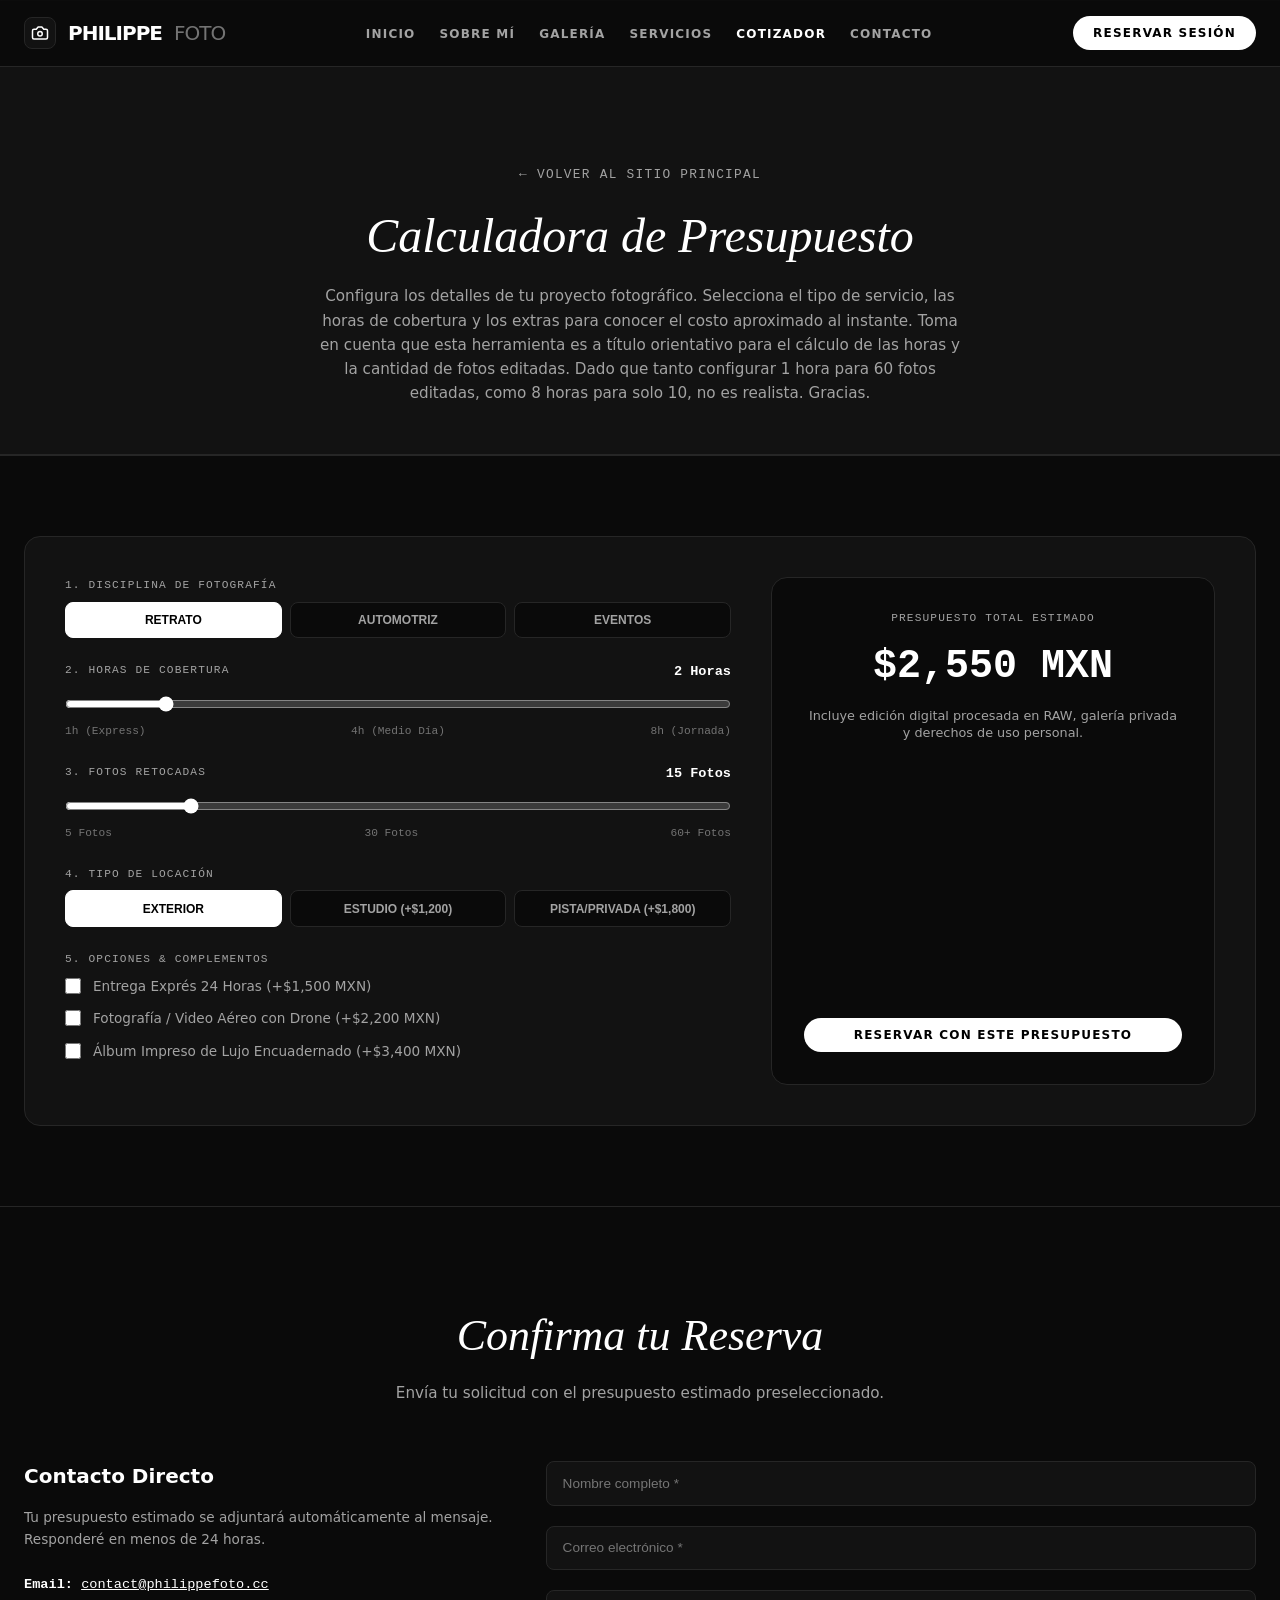
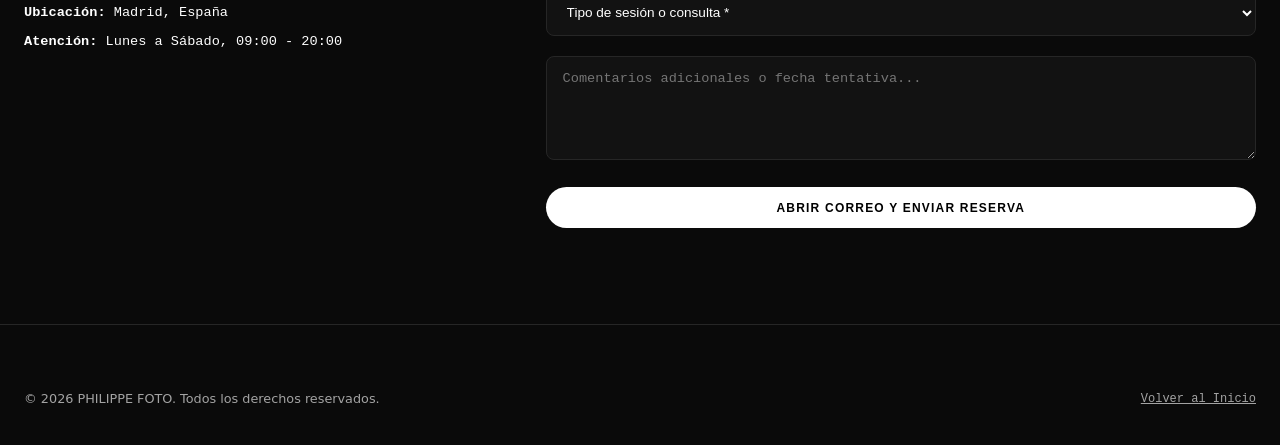
<file: calculadora.html>
<!DOCTYPE html>
<html lang="es">
<head>
  <meta charset="UTF-8">
  <meta name="viewport" content="width=device-width, initial-scale=1.0">
  <title>Calculadora de Presupuesto - PHILIPPE FOTO</title>
  <meta name="description" content="Calculadora interactiva de presupuesto independiente para sesiones de fotografía profesional por PHILIPPE FOTO.">
  <link rel="stylesheet" href="styles.css">
</head>
<body>

  <!-- NAVEGACIÓN PRINCIPAL -->
 <header class="site-header">
    <div class="container nav-wrapper">
      <a href="index.html" class="logo">
        <div class="logo-icon" aria-label="Logo Philippe Foto">
          <svg width="18" height="18" viewBox="0 0 24 24" fill="none" stroke="currentColor" stroke-width="2" stroke-linecap="round" stroke-linejoin="round" class="camera-icon-svg">
            <path d="M14.5 4h-5L7 7H4a2 2 0 0 0-2 2v9a2 2 0 0 0 2 2h16a2 2 0 0 0 2-2V9a2 2 0 0 0-2-2h-3l-2.5-3z"/>
            <circle cx="12" cy="13" r="3"/>
          </svg>
        </div>
        PHILIPPE <span>FOTO</span>
      </a>

      <nav>
        <ul class="nav-menu">
          <li><a href="index.html#inicio" class="nav-link">Inicio</a></li>
          <li><a href="index.html#sobre-mi" class="nav-link">Sobre Mí</a></li>
          <li><a href="index.html#galeria" class="nav-link">Galería</a></li>
          <li><a href="index.html#servicios" class="nav-link">Servicios</a></li>
          <li><a href="calculadora.html" class="nav-link active">Cotizador</a></li>
          <li><a href="#contacto" class="nav-link">Contacto</a></li>
        </ul>
      </nav>

      <a href="index.html#contacto" class="btn-cta">Reservar Sesión</a>
    </div>
  </header>

  <!-- CALCULADORA HERO HEADER -->
  <section style="padding-top: 10rem; padding-bottom: 3rem; background: var(--bg-card); border-bottom: 1px solid var(--border-color);">
    <div class="container" style="max-width: 900px; text-align: center;">
      <a href="index.html" style="color: var(--text-secondary); text-decoration: none; font-family: var(--font-mono); font-size: 0.8rem; text-transform: uppercase; letter-spacing: 0.1em; display: inline-block; margin-bottom: 1rem;">← Volver al sitio principal</a>
      <h1 class="section-title" style="font-size: 3rem;">Calculadora de Presupuesto</h1>
      <p class="section-subtitle" style="margin-bottom: 0;">
        Configura los detalles de tu proyecto fotográfico. Selecciona el tipo de servicio, las horas de cobertura y los extras para conocer el costo aproximado al instante. Toma en cuenta que esta herramienta es a título orientativo para el cálculo de las horas y la cantidad de fotos editadas. Dado que tanto configurar 1 hora para 60 fotos editadas, como 8 horas para solo 10, no es realista. Gracias.
      </p>
    </div>
  </section>

  <!-- WIDGET CALCULADORA SECCIÓN STANDALONE -->
  <section id="calculadora-app" style="padding: 5rem 0;">
    <div class="container">
      <div class="calc-box">
        <div>
          <!-- 1. Disciplina -->
          <div class="calc-group">
            <span class="calc-label">1. Disciplina de Fotografía</span>
            <div class="calc-buttons">
              <button type="button" class="calc-btn calc-cat-btn active" data-cat="retrato">Retrato</button>
              <button type="button" class="calc-btn calc-cat-btn" data-cat="automotriz">Automotriz</button>
              <button type="button" class="calc-btn calc-cat-btn" data-cat="eventos">Eventos</button>
            </div>
          </div>

          <!-- 2. Duración Horas -->
          <div class="calc-group" style="margin-top: 1.5rem;">
            <div style="display:flex; justify-content:space-between; margin-bottom: 0.5rem;">
              <span class="calc-label">2. Horas de Cobertura</span>
              <span id="calc-hours-val" style="font-family:var(--font-mono); font-size:0.85rem; font-weight:700; color:var(--text-primary);">2 Horas</span>
            </div>
            <input type="range" id="calc-hours" class="calc-slider" min="1" max="8" value="2">
            <div style="display:flex; justify-content:space-between; font-size:0.7rem; color:var(--text-muted); font-family:var(--font-mono); margin-top:0.25rem;">
              <span>1h (Express)</span>
              <span>4h (Medio Día)</span>
              <span>8h (Jornada)</span>
            </div>
          </div>

          <!-- 3. Fotos Retocadas Slider -->
          <div class="calc-group" style="margin-top: 1.5rem;">
            <div style="display:flex; justify-content:space-between; margin-bottom: 0.5rem;">
              <span class="calc-label">3. Fotos Retocadas</span>
              <span id="calc-photos-val" style="font-family:var(--font-mono); font-size:0.85rem; font-weight:700; color:var(--text-primary);">15 Fotos</span>
            </div>
            <input type="range" id="calc-photos" class="calc-slider" min="5" max="60" step="5" value="15">
            <div style="display:flex; justify-content:space-between; font-size:0.7rem; color:var(--text-muted); font-family:var(--font-mono); margin-top:0.25rem;">
              <span>5 Fotos</span>
              <span>30 Fotos</span>
              <span>60+ Fotos</span>
            </div>
          </div>

          <!-- 4. Locación Buttons -->
          <div class="calc-group" style="margin-top: 1.5rem;">
            <span class="calc-label">4. Tipo de Locación</span>
            <div class="calc-buttons">
              <button type="button" class="calc-btn calc-loc-btn active" data-loc="exterior">Exterior</button>
              <button type="button" class="calc-btn calc-loc-btn" data-loc="estudio">Estudio (+$1,200)</button>
              <button type="button" class="calc-btn calc-loc-btn" data-loc="privada">Pista/Privada (+$1,800)</button>
            </div>
          </div>

          <!-- 5. Opciones / Extras -->
          <div class="calc-group" style="margin-top: 1.5rem;">
            <span class="calc-label">5. Opciones & Complementos</span>
            <div style="display:flex; flex-direction:column; gap:0.75rem; margin-top:0.5rem;">
              <label style="display:flex; align-items:center; gap:0.75rem; font-size:0.85rem; color:var(--text-secondary); cursor:pointer;">
                <input type="checkbox" id="calc-express" style="accent-color: #fff; width: 16px; height: 16px;">
                <span>Entrega Exprés 24 Horas (+$1,500 MXN)</span>
              </label>
              <label style="display:flex; align-items:center; gap:0.75rem; font-size:0.85rem; color:var(--text-secondary); cursor:pointer;">
                <input type="checkbox" id="calc-drone" style="accent-color: #fff; width: 16px; height: 16px;">
                <span>Fotografía / Video Aéreo con Drone (+$2,200 MXN)</span>
              </label>
              <label style="display:flex; align-items:center; gap:0.75rem; font-size:0.85rem; color:var(--text-secondary); cursor:pointer;">
                <input type="checkbox" id="calc-album" style="accent-color: #fff; width: 16px; height: 16px;">
                <span>Álbum Impreso de Lujo Encuadernado (+$3,400 MXN)</span>
              </label>
            </div>
          </div>
        </div>

        <!-- Columna Resumen -->
        <div class="calc-summary-card">
          <div>
            <span class="calc-label">Presupuesto Total Estimado</span>
            <div id="calc-total" class="total-amount" style="font-size: 2.5rem; line-height: 1.2;">$4,700 MXN</div>
            <p style="font-size:0.8rem; color:var(--text-secondary); line-height:1.4; margin-top: 0.5rem;" id="calc-details">
              Incluye edición digital procesada en RAW, galería privada y derechos de uso personal.
            </p>
          </div>
          <a href="#contacto" id="btn-aplicar-cotizacion" class="btn-cta" style="margin-top:2rem; justify-content:center; text-align:center;">Reservar con este Presupuesto</a>
        </div>
      </div>
    </div>
  </section>

  <!-- FORMULARIO DE CONTACTO ASOCIADO -->
  <section id="contacto" style="border-top: 1px solid var(--border-color);">
    <div class="container">
      <h2 class="section-title">Confirma tu Reserva</h2>
      <p class="section-subtitle">Envía tu solicitud con el presupuesto estimado preseleccionado.</p>

      <div class="contact-grid">
        <div>
          <h3 style="font-size: 1.25rem; margin-bottom: 1rem;">Contacto Directo</h3>
          <p style="color:var(--text-secondary); font-size:0.85rem; margin-bottom: 1.5rem; line-height:1.6;">
            Tu presupuesto estimado se adjuntará automáticamente al mensaje. Responderé en menos de 24 horas.
          </p>
          <div style="font-family:var(--font-mono); font-size:0.85rem;">
            <p style="margin-bottom:0.5rem;"><strong>Email:</strong> <a href="mailto:contact@philippefoto.cc" style="color:#fff; text-decoration:underline;">contact@philippefoto.cc</a></p>
            <p style="margin-bottom:0.5rem;"><strong>Ubicación:</strong> Madrid, España</p>
            <p><strong>Atención:</strong> Lunes a Sábado, 09:00 - 20:00</p>
          </div>
        </div>

        <div>
          <form id="contact-form">
            <div class="form-group">
              <input id="contact-name" name="name" type="text" class="form-control" placeholder="Nombre completo *" required>
            </div>
            <div class="form-group">
              <input id="contact-email" name="email" type="email" class="form-control" placeholder="Correo electrónico *" required>
            </div>
            <div class="form-group">
              <select id="contact-service" name="service" class="form-control" required>
                <option value="" disabled selected>Tipo de sesión o consulta *</option>
                <option value="retrato">Sesión Retrato Essential & Editorial</option>
                <option value="automotriz">Paquete Automotriz Cinematic & Rig</option>
                <option value="eventos">Cobertura Completa de Eventos</option>
                <option value="comercial">Producción Comercial & Campañas</option>
                <option value="otras">Otras solicitudes o dudas</option>
              </select>
            </div>
            <div class="form-group">
              <textarea id="contact-message" name="message" class="form-control" rows="5" placeholder="Comentarios adicionales o fecha tentativa..." required></textarea>
            </div>
            <button type="submit" class="btn-cta" style="width:100%; justify-content:center; padding: 0.85rem;">Abrir Correo y Enviar Reserva</button>
            <div id="contact-success-alert" style="display:none; margin-top:1rem; padding:1rem; border-radius:0.5rem; background:rgba(16, 185, 129, 0.12); border:1px solid rgba(16, 185, 129, 0.4); color:#fff; font-size:0.82rem; line-height:1.5; text-align:left;">
              <strong style="color:#10b981; display:block; margin-bottom:0.35rem;">Abriendo tu aplicación de correo...</strong>
              <span>Hemos preparado tu reserva para <strong>contact@philippefoto.cc</strong>. Revisa el borrador en tu app de correo y pulsa <strong>Enviar</strong>.</span>
              <div style="margin-top:0.65rem;">
                <a id="contact-mailto-fallback" href="mailto:contact@philippefoto.cc" style="color:#10b981; font-weight:bold; text-decoration:underline;">¿No se abrió automáticamente? Haz clic aquí para abrir tu correo</a>
            </div>
          </form>
        </div>
      </div>
    </div>
  </section>

  <!-- PIE DE PÁGINA -->
  <footer>
    <div class="container" style="display:flex; justify-content:space-between; align-items:center; flex-wrap:wrap; gap:1rem;">
      <p>© 2026 PHILIPPE FOTO. Todos los derechos reservados.</p>
      <p style="font-family:var(--font-mono); font-size:0.75rem;"><a href="index.html" style="color:var(--text-secondary);">Volver al Inicio</a></p>
    </div>
  </footer>

  <script src="script.js"></script>
</body>
</html>
</file>
<file: styles.css>
/* ==============================================================================
   PHILIPPE FOTO - HTML5 TEMPLATE STYLESHEET
   ==============================================================================
   Fácilmente editable. Modifica las variables CSS a continuación para cambiar
   los colores principales, fondos y tipografías de todo el sitio.
   ============================================================================== */

:root {
  --bg-dark: #0a0a0a;
  --bg-card: #121212;
  --bg-card-hover: #171717;
  --border-color: #262626;
  --border-hover: #404040;
  --text-primary: #ffffff;
  --text-secondary: #a3a3a3;
  --text-muted: #737373;
  --accent-white: #ffffff;
  --accent-green: #10b981;
  --font-sans: system-ui, -apple-system, BlinkMacSystemFont, 'Segoe UI', Roboto, sans-serif;
  --font-serif: Georgia, Cambria, 'Times New Roman', Times, serif;
  --font-mono: ui-monospace, SFMono-Regular, Menlo, Monaco, Consolas, monospace;
}

* {
  box-sizing: border-box;
  margin: 0;
  padding: 0;
}

html {
  scroll-behavior: smooth;
  font-family: var(--font-sans);
  background-color: var(--bg-dark);
  color: var(--text-primary);
}

body {
  overflow-x: hidden;
  line-height: 1.5;
}

/* Container */
.container {
  max-width: 1280px;
  margin: 0 auto;
  padding: 0 1.5rem;
}

/* Header & Navigation */
.site-header {
  position: fixed;
  top: 0;
  left: 0;
  right: 0;
  z-index: 100;
  background: rgba(10, 10, 10, 0.85);
  backdrop-filter: blur(12px);
  -webkit-backdrop-filter: blur(12px);
  border-bottom: 1px solid var(--border-color);
  padding: 1rem 0;
  transition: all 0.3s ease;
}

.nav-wrapper {
  display: flex;
  align-items: center;
  justify-content: space-between;
}

.logo {
  display: flex;
  align-items: center;
  gap: 0.75rem;
  text-decoration: none;
  color: var(--text-primary);
  font-weight: 900;
  font-size: 1.25rem;
  letter-spacing: -0.05em;
}

.logo-icon {
  width: 32px;
  height: 32px;
  background: var(--bg-card);
  border: 1px solid var(--border-color);
  border-radius: 8px;
  display: flex;
  align-items: center;
  justify-content: center;
  color: #fff;
  flex-shrink: 0;
}

.logo-icon svg {
  display: block;
  stroke: #ffffff;
}

.logo span {
  color: var(--text-muted);
  font-weight: 300;
}

.nav-menu {
  display: flex;
  align-items: center;
  gap: 1.5rem;
  list-style: none;
}

.nav-link {
  text-decoration: none;
  color: var(--text-secondary);
  font-size: 0.75rem;
  font-weight: 600;
  letter-spacing: 0.1em;
  text-transform: uppercase;
  transition: color 0.2s ease;
}

.nav-link:hover, .nav-link.active {
  color: var(--text-primary);
}

.btn-cta {
  display: inline-flex;
  align-items: center;
  gap: 0.5rem;
  padding: 0.5rem 1.25rem;
  border-radius: 9999px;
  background: var(--accent-white);
  color: #000;
  font-size: 0.75rem;
  font-weight: 700;
  letter-spacing: 0.1em;
  text-transform: uppercase;
  text-decoration: none;
  transition: all 0.2s ease;
  border: none;
  cursor: pointer;
}

.btn-cta:hover {
  background: #e5e5e5;
}

.btn-secondary {
  display: inline-flex;
  align-items: center;
  gap: 0.5rem;
  padding: 0.75rem 1.5rem;
  border-radius: 9999px;
  background: var(--bg-card);
  color: var(--text-secondary);
  border: 1px solid var(--border-color);
  font-size: 0.75rem;
  font-weight: 700;
  letter-spacing: 0.1em;
  text-transform: uppercase;
  text-decoration: none;
  transition: all 0.2s ease;
  cursor: pointer;
}

.btn-secondary:hover {
  color: #fff;
  border-color: var(--border-hover);
}

/* Mobile Hamburger Menu */
.mobile-toggle {
  display: none;
  background: var(--bg-card);
  border: 1px solid var(--border-color);
  color: #fff;
  padding: 0.5rem;
  border-radius: 8px;
  cursor: pointer;
}

/* Sections General */
section {
  padding: 6rem 0;
  border-top: 1px solid var(--border-color);
}

.section-title {
  font-family: var(--font-serif);
  font-style: italic;
  font-size: 2.75rem;
  font-weight: 400;
  text-align: center;
  margin-bottom: 0.75rem;
}

.section-subtitle {
  color: var(--text-secondary);
  font-size: 0.95rem;
  text-align: center;
  max-width: 650px;
  margin: 0 auto 3.5rem auto;
  line-height: 1.6;
}

/* Hero Section con Imagen Horizontal y Desplazamiento */
/* CÓMO CAMBIAR LA IMAGEN DE FONDO HORIZONTAL DEL HERO EN ESTE TEMPLATE:
   Para cambiar la imagen horizontal de fondo:
   1. Edita la propiedad background-image a continuación en .hero-section https://images.unsplash.com/photo-1492691527719-9d1e07e534b4?auto=format&fit=crop&w=2000&q=85'
   2. O cámbiala directamente con JS en script.js o en index.html
*/
.hero-section {
  padding-top: 10rem;
  padding-bottom: 6rem;
  border-top: none;
  background-image: linear-gradient(to bottom, rgba(10, 10, 10, 0.78), rgba(10, 10, 10, 0.94)), url('IMG/hero_2026-05-21.png');
  background-size: cover;
  background-position: center;
  background-repeat: no-repeat;
  background-attachment: fixed; /* Parallax / Scroll horizontal visual */
  min-height: 85vh;
  display: flex;
  align-items: center;
}

.hero-content-center {
  max-width: 900px;
  margin: 0 auto;
  text-align: center;
}

.hero-grid {
  display: flex;
  flex-direction: column;
  align-items: center;
  text-align: center;
}

.status-badge {
  display: inline-flex;
  align-items: center;
  gap: 0.5rem;
  background: var(--bg-card);
  border: 1px solid var(--border-color);
  padding: 0.35rem 0.85rem;
  border-radius: 9999px;
  font-size: 0.65rem;
  font-family: var(--font-mono);
  text-transform: uppercase;
  letter-spacing: 0.1em;
  color: var(--text-secondary);
  margin-bottom: 1.5rem;
}

.dot-green {
  width: 8px;
  height: 8px;
  background: var(--accent-green);
  border-radius: 50%;
}

.hero-headline {
  font-size: 3.5rem;
  font-weight: 900;
  letter-spacing: -0.03em;
  line-height: 1.1;
  margin-bottom: 1.5rem;
}

.hero-headline em {
  font-family: var(--font-serif);
  font-style: italic;
  font-weight: 400;
  color: #d4d4d4;
  display: block;
}

.hero-text {
  color: var(--text-secondary);
  font-size: 1.05rem;
  line-height: 1.6;
  margin-bottom: 2rem;
  max-width: 600px;
}

.hero-buttons {
  display: flex;
  gap: 1rem;
  flex-wrap: wrap;
}

.hero-card {
  position: relative;
  border-radius: 1rem;
  overflow: hidden;
  border: 1px solid var(--border-color);
  background: var(--bg-card);
  min-height: 480px;
}

.hero-card img {
  width: 100%;
  height: 100%;
  object-fit: cover;
  display: block;
  transition: transform 0.6s ease;
}

.hero-card:hover img {
  transform: scale(1.03);
}

.hero-card-overlay {
  position: absolute;
  inset: 0;
  background: linear-gradient(to top, rgba(10,10,10,0.95), transparent 60%);
  display: flex;
  align-items: flex-end;
  padding: 1.5rem;
}

.hero-card-box {
  background: rgba(10, 10, 10, 0.9);
  backdrop-filter: blur(12px);
  border: 1px solid var(--border-color);
  padding: 1.25rem;
  border-radius: 1rem;
  width: 100%;
  display: flex;
  align-items: center;
  justify-content: space-between;
}

.hero-stats {
  display: grid;
  grid-template-columns: repeat(4, 1fr);
  gap: 1.5rem;
  margin-top: 4rem;
  padding-top: 2.5rem;
  border-top: 1px solid var(--border-color);
  text-align: center;
}

.stat-num {
  font-family: var(--font-mono);
  font-size: 2.25rem;
  font-weight: 900;
  display: block;
}

.stat-label {
  font-size: 0.7rem;
  font-family: var(--font-mono);
  color: var(--text-secondary);
  text-transform: uppercase;
  letter-spacing: 0.1em;
  margin-top: 0.25rem;
  display: block;
}

/* About Section */
.about-grid {
  display: grid;
  grid-template-columns: 0.8fr 1.2fr;
  gap: 3rem;
  align-items: center;
}

.about-image {
  position: relative;
  border-radius: 1rem;
  overflow: hidden;
  border: 1px solid var(--border-color);
  width: 100%;
  height: 100%;
  min-height: 440px;
  background: var(--bg-card);
}

.about-image img {
  position: absolute;
  top: 0;
  left: 0;
  width: 100%;
  height: 100%;
  object-fit: cover;
  object-position: center;
  display: block;
  border-radius: 1rem;
}

.pillars-grid {
  display: grid;
  grid-template-columns: repeat(3, 1fr);
  gap: 1rem;
  margin-top: 2rem;
}

.pillar-card {
  background: var(--bg-card);
  border: 1px solid var(--border-color);
  padding: 1.25rem;
  border-radius: 1rem;
  transition: border-color 0.2s ease;
}

.pillar-card:hover {
  border-color: var(--border-hover);
}

.pillar-title {
  font-size: 1rem;
  font-weight: 700;
  margin-bottom: 0.25rem;
}

.pillar-text {
  font-size: 0.75rem;
  color: var(--text-muted);
  line-height: 1.4;
}

/* Gallery Section */
.gallery-controls {
  display: flex;
  align-items: center;
  justify-content: space-between;
  gap: 1rem;
  margin-bottom: 2.5rem;
  padding-bottom: 1.5rem;
  border-bottom: 1px solid var(--border-color);
  flex-wrap: wrap;
}

.gallery-filters {
  display: flex;
  gap: 0.5rem;
  flex-wrap: wrap;
}

.filter-btn {
  padding: 0.5rem 1rem;
  border-radius: 9999px;
  background: transparent;
  border: 1px solid var(--border-color);
  color: var(--text-secondary);
  font-size: 0.75rem;
  font-weight: 700;
  text-transform: uppercase;
  letter-spacing: 0.05em;
  cursor: pointer;
  transition: all 0.2s ease;
}

.filter-btn:hover, .filter-btn.active {
  background: var(--accent-white);
  color: #000;
  border-color: var(--accent-white);
}

.gallery-grid {
  display: grid;
  grid-template-columns: repeat(auto-fill, minmax(320px, 1fr));
  gap: 1.5rem;
}

.gallery-card {
  position: relative;
  aspect-ratio: 4/3;
  border-radius: 0.75rem;
  overflow: hidden;
  border: 1px solid var(--border-color);
  background: var(--bg-card);
  cursor: pointer;
  transition: all 0.3s ease;
}

.gallery-card:hover {
  border-color: var(--border-hover);
}

.gallery-card img {
  width: 100%;
  height: 100%;
  object-fit: cover;
  transition: transform 0.5s ease;
}

.gallery-card:hover img {
  transform: scale(1.05);
}

.gallery-card-info {
  position: absolute;
  inset: 0;
  background: rgba(0,0,0,0.6);
  opacity: 0;
  transition: opacity 0.3s ease;
  display: flex;
  flex-direction: column;
  justify-content: flex-end;
  padding: 1.25rem;
}

.gallery-card:hover .gallery-card-info {
  opacity: 1;
}

.gallery-card-cat {
  font-size: 0.65rem;
  font-family: var(--font-mono);
  color: var(--text-secondary);
  text-transform: uppercase;
  letter-spacing: 0.1em;
}

.gallery-card-title {
  font-size: 1rem;
  font-weight: 700;
  font-family: var(--font-mono);
  margin-top: 0.25rem;
}

/* Lightbox Modal */
.lightbox-modal {
  display: none;
  position: fixed;
  inset: 0;
  z-index: 200;
  background: rgba(6, 6, 6, 0.96);
  backdrop-filter: blur(20px);
  -webkit-backdrop-filter: blur(20px);
  align-items: center;
  justify-content: center;
  padding: 1rem;
}

.lightbox-modal.active {
  display: flex;
}

.lightbox-content {
  position: relative;
  width: 96vw;
  max-width: 1440px;
  height: 92vh;
  max-height: 900px;
  background: var(--bg-card);
  border: 1px solid var(--border-color);
  border-radius: 1.25rem;
  overflow: hidden;
  display: flex;
  box-shadow: 0 25px 60px -15px rgba(0, 0, 0, 0.85), 0 0 0 1px rgba(255, 255, 255, 0.05);
}

.lightbox-image-wrap {
  flex: 1;
  background: #030303;
  display: flex;
  align-items: center;
  justify-content: center;
  position: relative;
  overflow: hidden;
  min-width: 0;
  padding: 1.5rem;
}

.lightbox-image-wrap img {
  width: 100%;
  height: 100%;
  max-width: 100%;
  max-height: 100%;
  object-fit: contain;
  transition: transform 0.25s ease;
  user-select: none;
}

.lightbox-nav-btn {
  position: absolute;
  top: 50%;
  transform: translateY(-50%);
  z-index: 25;
  width: 46px;
  height: 46px;
  border-radius: 50%;
  background: rgba(18, 18, 18, 0.85);
  border: 1px solid rgba(255, 255, 255, 0.15);
  color: #fff;
  display: flex;
  align-items: center;
  justify-content: center;
  cursor: pointer;
  transition: all 0.2s ease;
  backdrop-filter: blur(8px);
}

.lightbox-nav-btn:hover {
  background: #ffffff;
  color: #000;
  border-color: #ffffff;
  transform: translateY(-50%) scale(1.08);
}

.lightbox-nav-btn:active {
  transform: translateY(-50%) scale(0.95);
}

.lightbox-nav-btn.prev {
  left: 1.25rem;
}

.lightbox-nav-btn.next {
  right: 1.25rem;
}

.lightbox-counter {
  position: absolute;
  bottom: 1.25rem;
  left: 1.25rem;
  z-index: 20;
  padding: 0.35rem 0.85rem;
  border-radius: 9999px;
  background: rgba(18, 18, 18, 0.85);
  border: 1px solid rgba(255, 255, 255, 0.12);
  color: var(--text-secondary);
  font-family: var(--font-mono);
  font-size: 0.75rem;
  letter-spacing: 0.05em;
  backdrop-filter: blur(8px);
}

.lightbox-sidebar {
  width: 380px;
  min-width: 320px;
  max-width: 400px;
  padding: 2.25rem 2rem;
  border-left: 1px solid var(--border-color);
  background: var(--bg-dark);
  display: flex;
  flex-direction: column;
  justify-content: space-between;
  overflow-y: auto;
  z-index: 10;
}

.lightbox-close {
  position: absolute;
  top: 1rem;
  right: 1rem;
  z-index: 30;
  width: 40px;
  height: 40px;
  border-radius: 50%;
  background: rgba(20, 20, 20, 0.85);
  border: 1px solid var(--border-color);
  color: #fff;
  cursor: pointer;
  display: flex;
  align-items: center;
  justify-content: center;
  font-size: 1.1rem;
  transition: all 0.2s;
  backdrop-filter: blur(8px);
}

.lightbox-close:hover {
  background: #fff;
  color: #000;
  transform: scale(1.05);
}

/* Pricing Packages */
.pricing-grid {
  display: grid;
  grid-template-columns: repeat(auto-fit, minmax(260px, 1fr));
  gap: 1.5rem;
}

.pricing-card {
  background: var(--bg-card);
  border: 1px solid var(--border-color);
  border-radius: 1rem;
  padding: 1.75rem;
  display: flex;
  flex-direction: column;
  justify-content: space-between;
  transition: all 0.3s ease;
}

.pricing-card.featured {
  background: var(--accent-white);
  color: #000;
  border-color: var(--accent-white);
}

.pricing-card.featured .pricing-price {
  color: #000;
}

.pricing-header {
  display: flex;
  justify-content: space-between;
  align-items: center;
  margin-bottom: 1rem;
}

.pricing-badge {
  font-size: 0.65rem;
  font-family: var(--font-mono);
  text-transform: uppercase;
  padding: 0.25rem 0.6rem;
  border-radius: 9999px;
  background: rgba(255,255,255,0.1);

}

.pricing-card.featured .pricing-badge {
  background: #000;
  color: #fff;
}

.pricing-price {
  font-family: var(--font-mono);
  font-size: 1.5rem;
  font-weight: 700;
}

.pricing-title {
  font-size: 1.15rem;
  font-weight: 700;
  font-family: var(--font-mono);
  margin-bottom: 0.5rem;
}

.pricing-features {
  list-style: none;
  margin: 1.5rem 0;
}

.pricing-features li {
  font-size: 0.8rem;
  margin-bottom: 0.5rem;
  display: flex;
  align-items: center;
  gap: 0.5rem;
}

/* Calculator */
.calc-box {
  background: var(--bg-card);
  border: 1px solid var(--border-color);
  border-radius: 1rem;
  padding: 2.5rem;
  display: grid;
  grid-template-columns: 1.2fr 0.8fr;
  gap: 2.5rem;
}

.calc-group {
  margin-bottom: 1.5rem;
}

.calc-label {
  font-size: 0.7rem;
  font-family: var(--font-mono);
  text-transform: uppercase;
  letter-spacing: 0.1em;
  color: var(--text-secondary);
  display: block;
  margin-bottom: 0.5rem;
}

.calc-buttons {
  display: grid;
  grid-template-columns: repeat(3, 1fr);
  gap: 0.5rem;
}

.calc-btn {
  padding: 0.65rem;
  border-radius: 0.5rem;
  background: var(--bg-dark);
  border: 1px solid var(--border-color);
  color: var(--text-secondary);
  font-size: 0.75rem;
  font-weight: 700;
  text-transform: uppercase;
  cursor: pointer;
}

.calc-btn.active {
  background: var(--accent-white);
  color: #000;
  border-color: var(--accent-white);
}

.calc-slider {
  width: 100%;
  accent-color: #fff;
}

.calc-summary-card {
  background: var(--bg-dark);
  border: 1px solid var(--border-color);
  border-radius: 1rem;
  padding: 2rem;
  text-align: center;
  display: flex;
  flex-direction: column;
  justify-content: space-between;
}

.total-amount {
  font-family: var(--font-mono);
  font-size: 3rem;
  font-weight: 900;
  margin: 1rem 0;
}

/* Contact Form */
.contact-grid {
  display: grid;
  grid-template-columns: 0.8fr 1.2fr;
  gap: 3rem;
}

.form-group {
  margin-bottom: 1.25rem;
}

.form-control {
  width: 100%;
  padding: 0.85rem 1rem;
  border-radius: 0.5rem;
  background: var(--bg-card);
  border: 1px solid var(--border-color);
  color: #fff;
  font-size: 0.85rem;
}

select.form-control option {
  background: var(--bg-card);
  color: #fff;
  padding: 0.5rem;
}

.form-control:focus {
  outline: none;
  border-color: var(--border-hover);
}

/* Footer */
footer {
  padding: 4rem 0 2rem 0;
  border-top: 1px solid var(--border-color);
  color: var(--text-secondary);
  font-size: 0.8rem;
}

/* Responsive Breakpoints */
@media (max-width: 992px) {
  .hero-grid, .about-grid, .calc-box, .contact-grid {
    grid-template-columns: 1fr;
  }
  .lightbox-content {
    flex-direction: column;
  }
  .lightbox-sidebar {
    width: 100%;
  }
}

@media (max-width: 768px) {
  .nav-menu {
    display: none;
  }
  .mobile-toggle {
    display: block;
  }
  .hero-headline {
    font-size: 2.5rem;
  }
  .section-title {
    font-size: 2rem;
  }
  .hero-stats {
    grid-template-columns: repeat(2, 1fr);
  }
  .pillars-grid {
    grid-template-columns: 1fr;
  }
}
</file>
